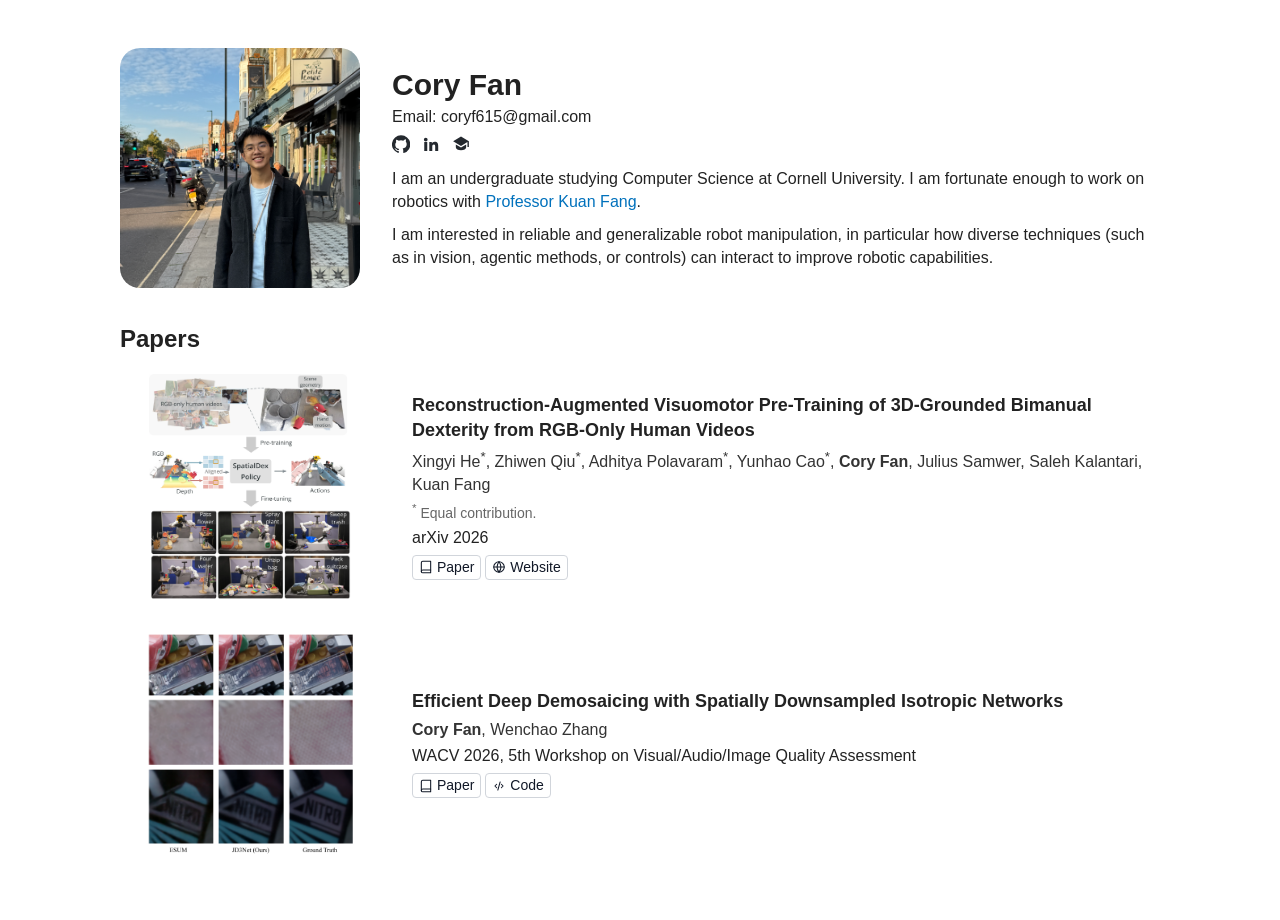
<file: index.html>
<!doctype html>
<html lang="en">
  <head>
    <meta charset="utf-8">
    <meta name="viewport" content="width=device-width, initial-scale=1">
    <title>Cory Fan</title>
    <meta
      name="description"
      content="Personal academic website for Cory Fan."
    >
    <link rel="stylesheet" href="styles.css?v=2">
  </head>
  <body>
    <header class="site-header">
      <div class="container profile-grid">
        <div class="portrait-frame">
          <img class="portrait" src="photo.jpeg" alt="Cory Fan">
        </div>

        <div>
          <h1>Cory Fan</h1>
          <p class="email">Email: coryf615@gmail.com</p>

          <nav class="profile-links" aria-label="Profile links">
            <a href="https://github.com/cory-fan" aria-label="GitHub" title="GitHub">
              <svg viewBox="0 0 24 24" aria-hidden="true">
                <path d="M12 .5a12 12 0 0 0-3.8 23.4c.6.1.8-.2.8-.6v-2.1c-3.3.7-4-1.4-4-1.4-.5-1.2-1.2-1.6-1.2-1.6-1-.7.1-.7.1-.7 1.1.1 1.7 1.2 1.7 1.2 1 .1.6 1.9 3.4 1.4.1-.7.4-1.2.7-1.5-2.6-.3-5.3-1.3-5.3-5.9 0-1.3.5-2.4 1.2-3.2-.1-.3-.5-1.6.1-3.2 0 0 1-.3 3.3 1.2a11.4 11.4 0 0 1 6 0C17.3 5.4 18.3 5.7 18.3 5.7c.6 1.6.2 2.9.1 3.2.8.8 1.2 1.9 1.2 3.2 0 4.6-2.8 5.6-5.4 5.9.4.4.8 1.1.8 2.2v3.2c0 .3.2.7.8.6A12 12 0 0 0 12 .5Z"></path>
              </svg>
            </a>
            <a href="https://www.linkedin.com/in/cory-fan" aria-label="LinkedIn" title="LinkedIn">
              <svg viewBox="0 0 24 24" aria-hidden="true">
                <path d="M4.98 3.5a2.5 2.5 0 1 1 0 5 2.5 2.5 0 0 1 0-5ZM3 9.4h4v11.9H3V9.4Zm6.3 0h3.8V11h.1c.5-.9 1.8-1.9 3.7-1.9 4 0 4.7 2.6 4.7 6v6.2h-4v-5.5c0-1.3 0-3-1.8-3s-2.1 1.4-2.1 2.9v5.6h-4V9.4Z"></path>
              </svg>
            </a>
            <a href="https://scholar.google.com/citations?user=54fXuUQAAAAJ&amp;hl=en" aria-label="Google Scholar" title="Google Scholar">
              <svg viewBox="0 0 24 24" aria-hidden="true">
                <path d="M12 2 1.5 8.3 12 14.6l8.6-5.2V16h1.9V8.3L12 2Zm0 14.7L5.1 12.5v3.7c0 2.2 3.1 4.1 6.9 4.1s6.9-1.9 6.9-4.1v-3.7L12 16.7Z"></path>
              </svg>
            </a>
          </nav>

          <p class="bio">
            I am an undergraduate studying Computer Science at Cornell University.
            I am fortunate enough to work on robotics with
            <a href="https://kuanfang.github.io/">Professor Kuan Fang</a>.
          </p>

          <p class="bio">
            I am interested in reliable and generalizable robot manipulation, in
            particular how diverse techniques (such as in vision, agentic
            methods, or controls) can interact to improve robotic capabilities.
          </p>
        </div>
      </div>
    </header>

    <main>
      <section class="container" aria-labelledby="papers">
        <h2 id="papers">Papers</h2>

        <div class="paper-list">
          <article class="paper">
            <div class="paper-media">
              <img
                class="paper-image"
                src="spatialdex-figure-1.webp"
                alt="Figure 1 from the SpatialDex paper"
              >
            </div>

            <div>
              <h3>
                Reconstruction-Augmented Visuomotor Pre-Training of 3D-Grounded
                Bimanual Dexterity from RGB-Only Human Videos
              </h3>

              <p class="authors">
                Xingyi He<sup>*</sup>, Zhiwen Qiu<sup>*</sup>,
                Adhitya Polavaram<sup>*</sup>, Yunhao Cao<sup>*</sup>,
                <strong>Cory Fan</strong>, Julius Samwer, Saleh Kalantari, Kuan Fang
              </p>

              <p class="contribution-note"><sup>*</sup> Equal contribution.</p>

              <p class="venue">arXiv 2026</p>

              <div class="link-badges" aria-label="SpatialDex resources">
                <a class="badge" href="https://arxiv.org/abs/2610.29716">
                  <svg viewBox="0 0 24 24" fill="none" stroke="currentColor" stroke-width="1.8" stroke-linecap="round" stroke-linejoin="round" aria-hidden="true">
                    <path d="M4 19.5A2.5 2.5 0 0 1 6.5 17H20"></path>
                    <path d="M6.5 2H20v20H6.5A2.5 2.5 0 0 1 4 19.5v-15A2.5 2.5 0 0 1 6.5 2Z"></path>
                  </svg>
                  Paper
                </a>
                <a class="badge" href="https://spatial-dex.github.io/">
                  <svg viewBox="0 0 24 24" fill="none" stroke="currentColor" stroke-width="1.8" stroke-linecap="round" stroke-linejoin="round" aria-hidden="true">
                    <circle cx="12" cy="12" r="9"></circle>
                    <path d="M3 12h18M12 3a15 15 0 0 1 0 18M12 3a15 15 0 0 0 0 18"></path>
                  </svg>
                  Website
                </a>
              </div>
            </div>
          </article>

          <article class="paper">
            <div class="paper-media">
              <img
                class="paper-image"
                src="jd3.png"
                alt="Demosaicing paper preview"
              >
            </div>

            <div>
              <h3>
                Efficient Deep Demosaicing with Spatially Downsampled Isotropic
                Networks
              </h3>

              <p class="authors"><strong>Cory Fan</strong>, Wenchao Zhang</p>

              <p class="venue">
                WACV 2026, 5th Workshop on Visual/Audio/Image Quality Assessment
              </p>

              <div class="link-badges" aria-label="Demosaicing paper resources">
                <a class="badge" href="https://arxiv.org/abs/2601.00703">
                  <svg viewBox="0 0 24 24" fill="none" stroke="currentColor" stroke-width="1.8" stroke-linecap="round" stroke-linejoin="round" aria-hidden="true">
                    <path d="M4 19.5A2.5 2.5 0 0 1 6.5 17H20"></path>
                    <path d="M6.5 2H20v20H6.5A2.5 2.5 0 0 1 4 19.5v-15A2.5 2.5 0 0 1 6.5 2Z"></path>
                  </svg>
                  Paper
                </a>
                <a class="badge" href="https://github.com/cory-fan/jd3net">
                  <svg viewBox="0 0 24 24" fill="none" stroke="currentColor" stroke-width="1.8" stroke-linecap="round" stroke-linejoin="round" aria-hidden="true">
                    <path d="m8 9-3 3 3 3M16 9l3 3-3 3M14 5l-4 14"></path>
                  </svg>
                  Code
                </a>
              </div>
            </div>
          </article>
        </div>
      </section>
    </main>
  </body>
</html>
</file>
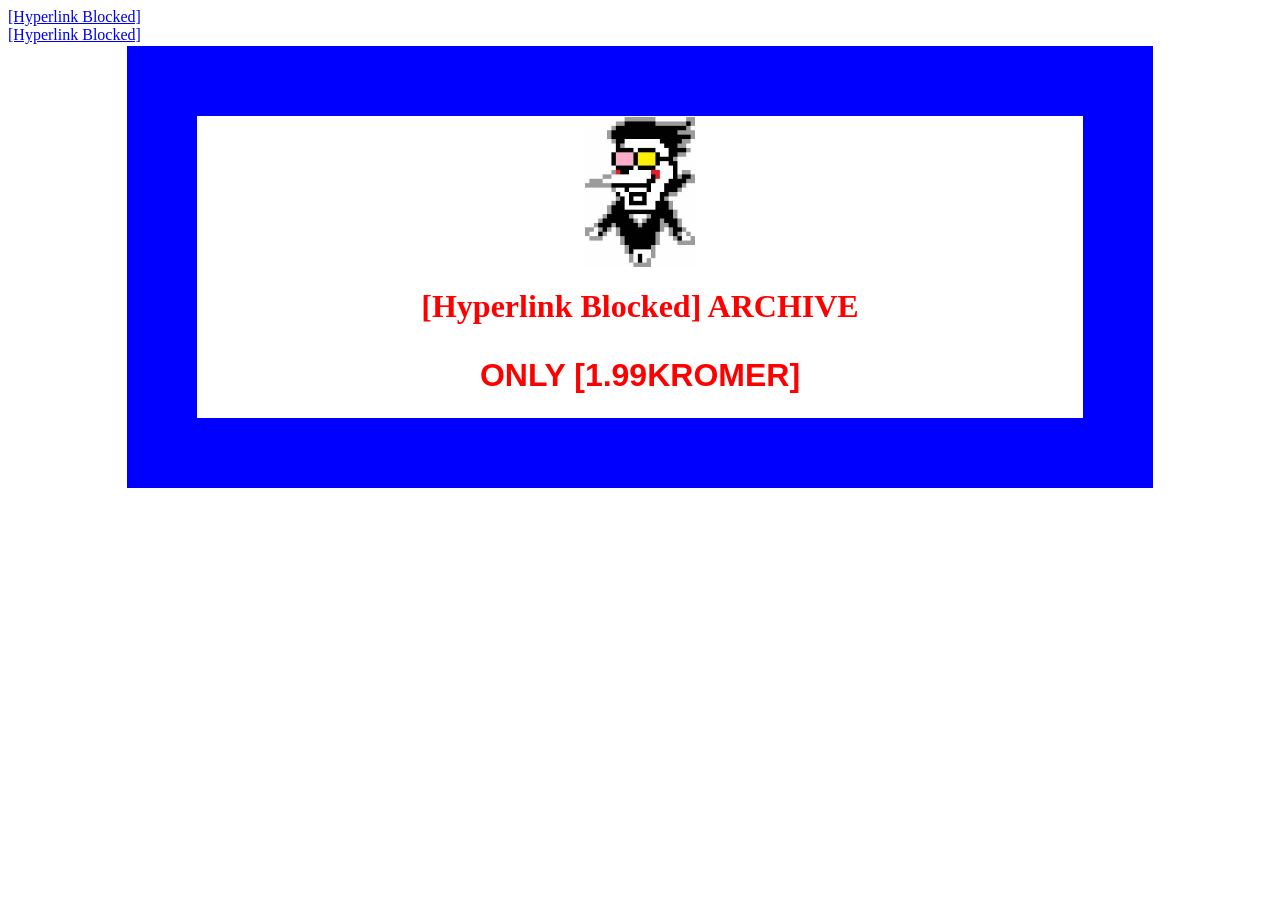
<file: alexander_chen.html>
<html>
  <head>
    <title>nows youre chance to be a [BIGSHOT]</title>
  </head>
  <body>
    <a href="https://mashpoe.github.io/1D-Game/">[Hyperlink Blocked]</a>
    <br>
    <a href="https://www.youtube.com/watch?v=dQw4w9WgXcQ">[Hyperlink Blocked]</a>
    <br>
    <style>
      div.border {
        border: 70px solid blue;
        padding: 1px;
        margin: auto;
        margin-top: 2px;
        height: 300px;
        width: 70%;
        text-align: center;
      }
    </style>
    <div class="border">
    <img src="[data-uri]"height="150">
    <br>
    <h1 style="color:red; font-family: papyrus">[Hyperlink Blocked] ARCHIVE</p>
      <h1 style="color:red; font-family: arial">ONLY [1.99KROMER]</p>
      
    </div>
  </body>
</html>
</file>
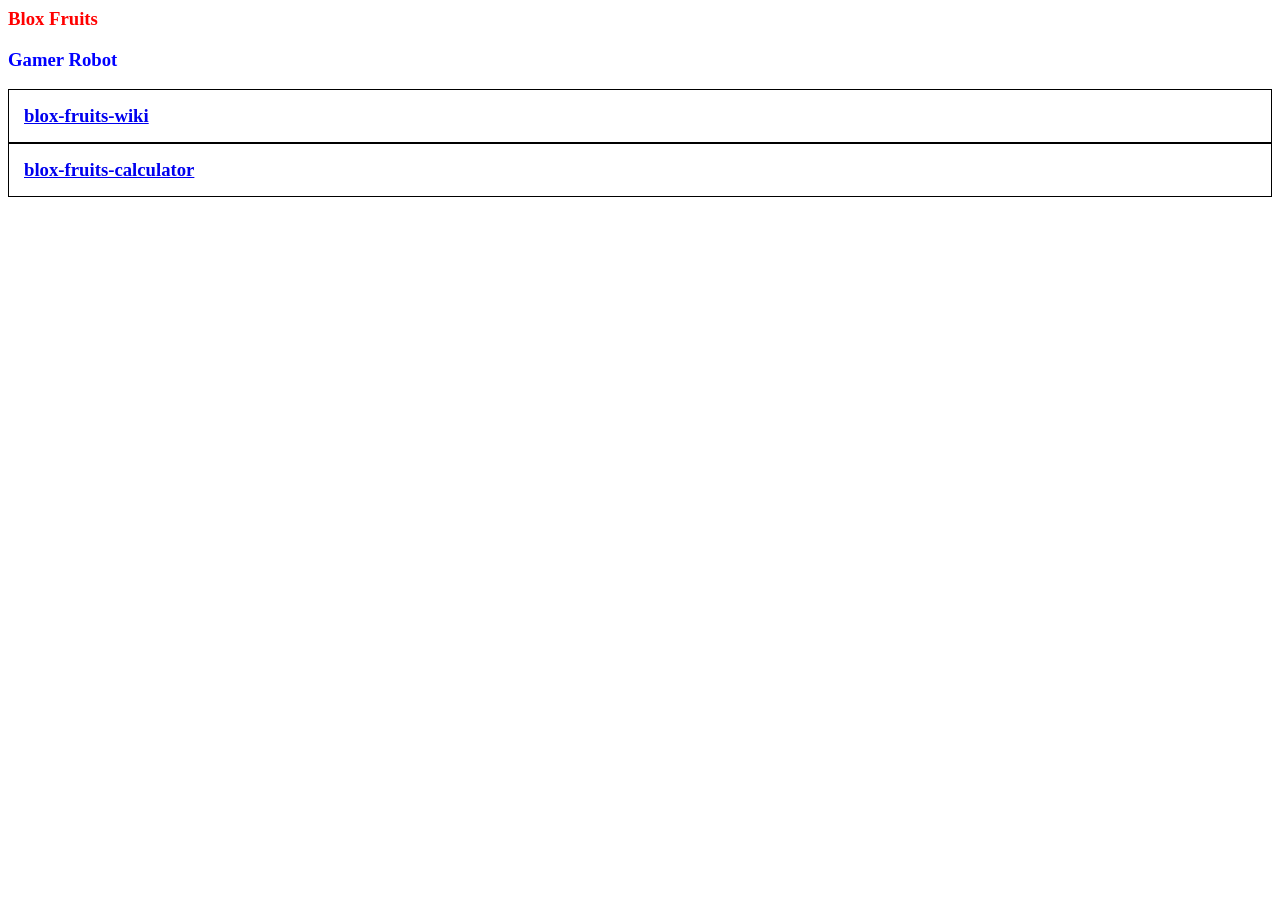
<file: zijie_weng.html>
<html>
  <head>
    <title></title>
    <style>
      div {
        font-family: Fantasy;
      }
      .red {
        color:red;
        font-family: Fantasy;
      }
      .blue {
        color:blue;
        font-family: Fantasy;
      }
      .white {
        color:white;
      }
      div.border {
        border: 1px solid black;
        padding: 15px
      }
      
    </style>
  </head>
  <body>
    <h3 class="red"> Blox Fruits </p>
    <p class="blue"> Gamer Robot </p>
    <div class="border">
      <a href="https://blox-fruits.fandom.com/wiki/Blox_Fruits_Wiki"> blox-fruits-wiki </a>
    </div>
    <div class="border">
      <a href="https://bloxfruitsvalues.com/calculator"> blox-fruits-calculator </a>
    </div>
    
  </body>
</html>
</file>
<file: styles.css>
:root {
  color-scheme: light;
  --text: #222;
  --muted: #666;
  --link: #0071bc;
  --link-hover: #208799;
  --border: #d1d5db;
  --page-width: 1040px;
}

* {
  box-sizing: border-box;
}

body {
  margin: 0;
  color: var(--text);
  background: #fff;
  font-family: Arial, Helvetica, sans-serif;
  font-size: 16px;
  line-height: 1.45;
}

.container {
  width: min(var(--page-width), calc(100% - 32px));
  margin: 0 auto;
}

.site-header {
  padding: 3rem 1rem 2.25rem;
}

.profile-grid {
  display: grid;
  grid-template-columns: minmax(190px, 240px) minmax(0, 1fr);
  gap: 2rem;
  align-items: center;
}

.portrait-frame {
  width: 100%;
  aspect-ratio: 1 / 1;
  border-radius: 20px;
  overflow: hidden;
}

.portrait {
  width: 100%;
  height: 100%;
  display: block;
  object-fit: cover;
  object-position: 70% 50%;
}

h1,
h2,
h3,
p {
  margin-top: 0;
}

h1 {
  margin-bottom: 2px;
  font-size: 30px;
  line-height: 1.2;
}

h2 {
  margin-bottom: 1.25rem;
  font-size: 24px;
  line-height: 1.25;
}

h3 {
  margin-bottom: 5px;
  font-size: 18px;
  line-height: 1.35;
}

p {
  margin-bottom: 10px;
}

a {
  color: var(--link);
  text-decoration: none;
}

a:hover,
a:focus-visible {
  color: var(--link-hover);
  text-decoration: none;
}

.email {
  margin-bottom: 0;
}

.profile-links {
  display: flex;
  align-items: center;
  gap: 12px;
  margin: 7px 0 14px;
}

.profile-links a {
  width: 18px;
  height: 18px;
  display: inline-flex;
  color: #24292f;
}

.profile-links a:hover,
.profile-links a:focus-visible {
  color: var(--link);
}

.profile-links svg {
  width: 100%;
  height: 100%;
  fill: currentColor;
}

.bio:last-child {
  margin-bottom: 0;
}

main {
  padding: 0 1rem 4rem;
}

.paper-list {
  display: grid;
  gap: 2rem;
}

.paper {
  display: grid;
  grid-template-columns: minmax(190px, 25%) minmax(0, 1fr);
  gap: 2rem;
  align-items: center;
}

.paper-media {
  display: flex;
  align-items: center;
  justify-content: center;
}

.paper-image {
  width: 100%;
  max-height: 225px;
  display: block;
  border-radius: 10px;
  object-fit: contain;
}

.authors {
  margin-bottom: 3px;
  color: #333;
}

.contribution-note {
  margin-bottom: 3px;
  color: var(--muted);
  font-size: 14px;
}

.venue {
  margin-bottom: 6px;
}

.link-badges {
  display: flex;
  flex-wrap: wrap;
  gap: 4px;
}

.badge {
  display: inline-flex;
  align-items: center;
  gap: 4px;
  padding: 3px 6px;
  border: 1px solid var(--border);
  border-radius: 4px;
  color: #111827;
  background: #fff;
  font-size: 14px;
  font-weight: 500;
  line-height: 1.2;
  transition: background-color 0.15s ease, border-color 0.15s ease;
}

.badge:hover,
.badge:focus-visible {
  color: #111827;
  background: #f3f4f6;
  border-color: #cbd5e1;
}

.badge svg {
  width: 14px;
  height: 14px;
  flex: none;
}

@media (max-width: 720px) {
  .site-header {
    padding-top: 1.5rem;
  }

  .profile-grid,
  .paper {
    grid-template-columns: 1fr;
    gap: 1rem;
  }

  .portrait-frame {
    width: min(240px, 72vw);
    margin: 0 auto;
  }

  .paper {
    align-items: start;
  }

  .paper-image {
    width: min(300px, 100%);
    max-height: 260px;
  }
}
</file>
